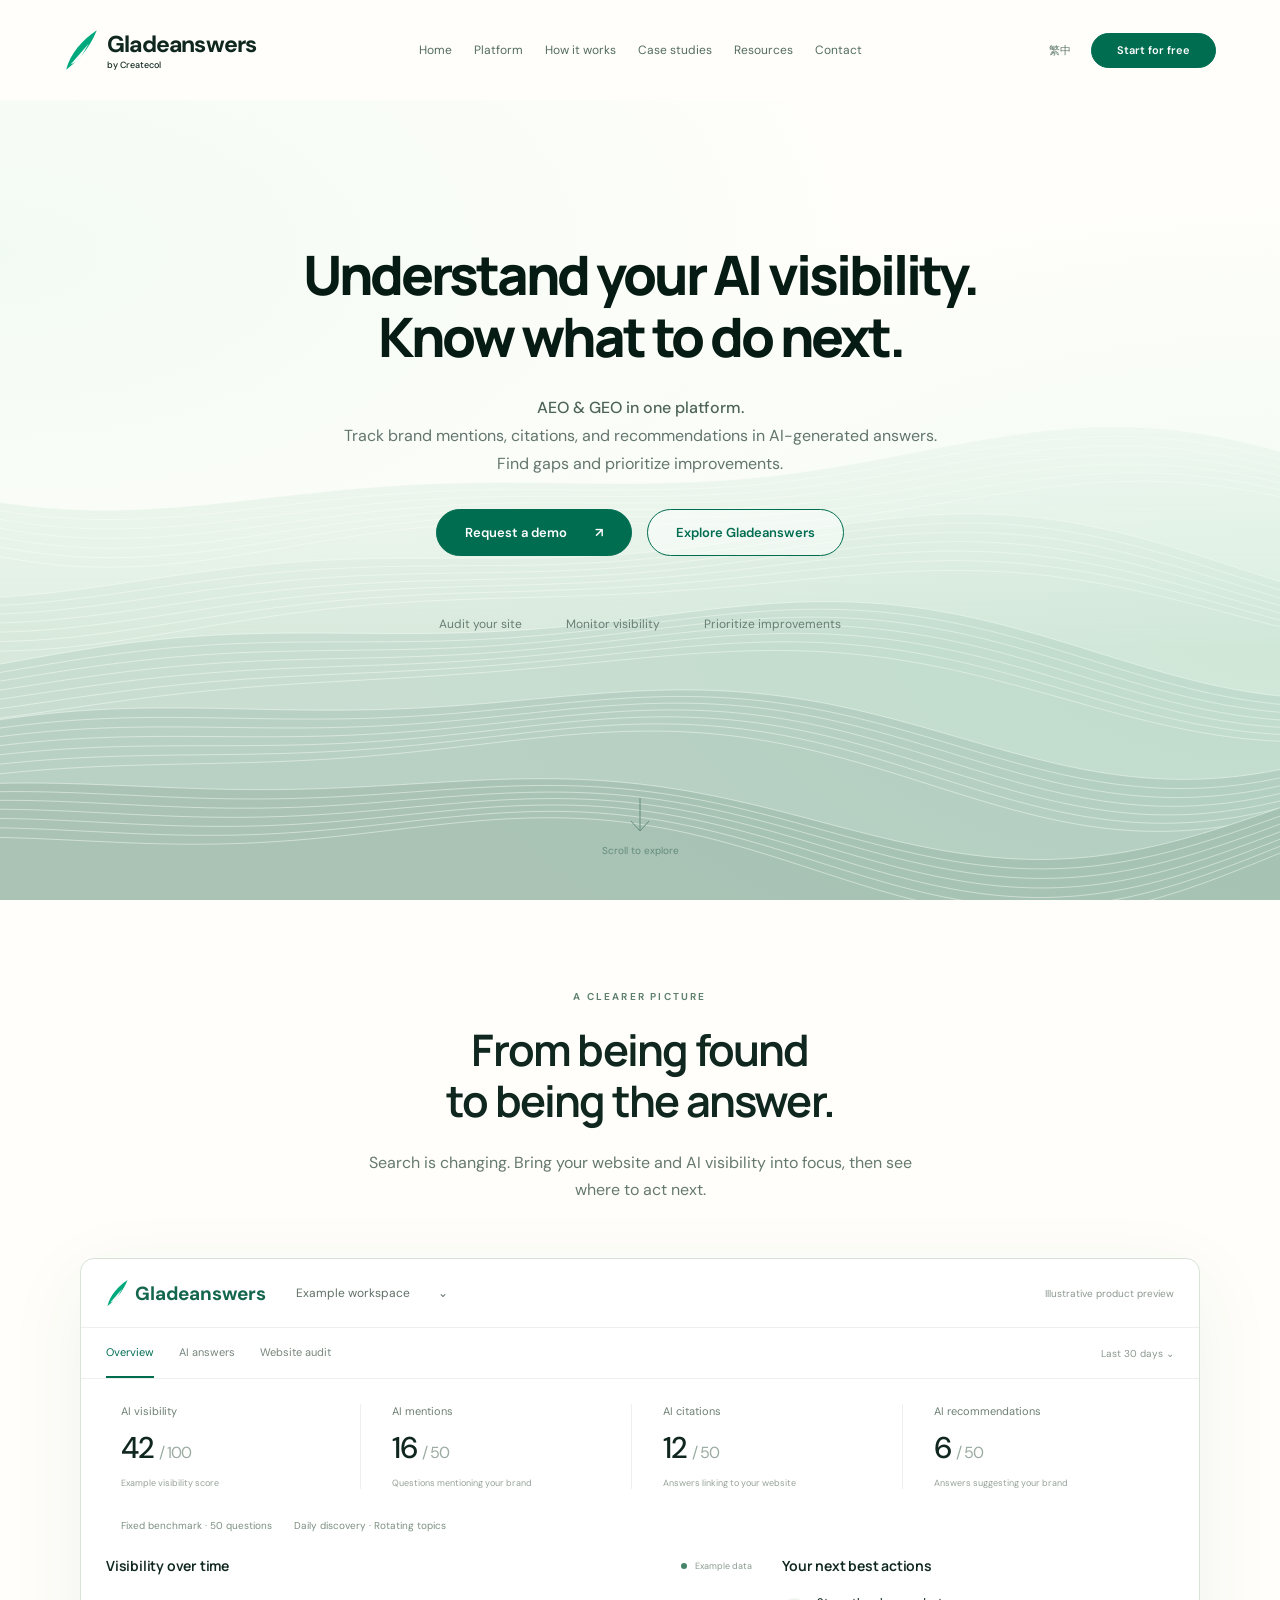
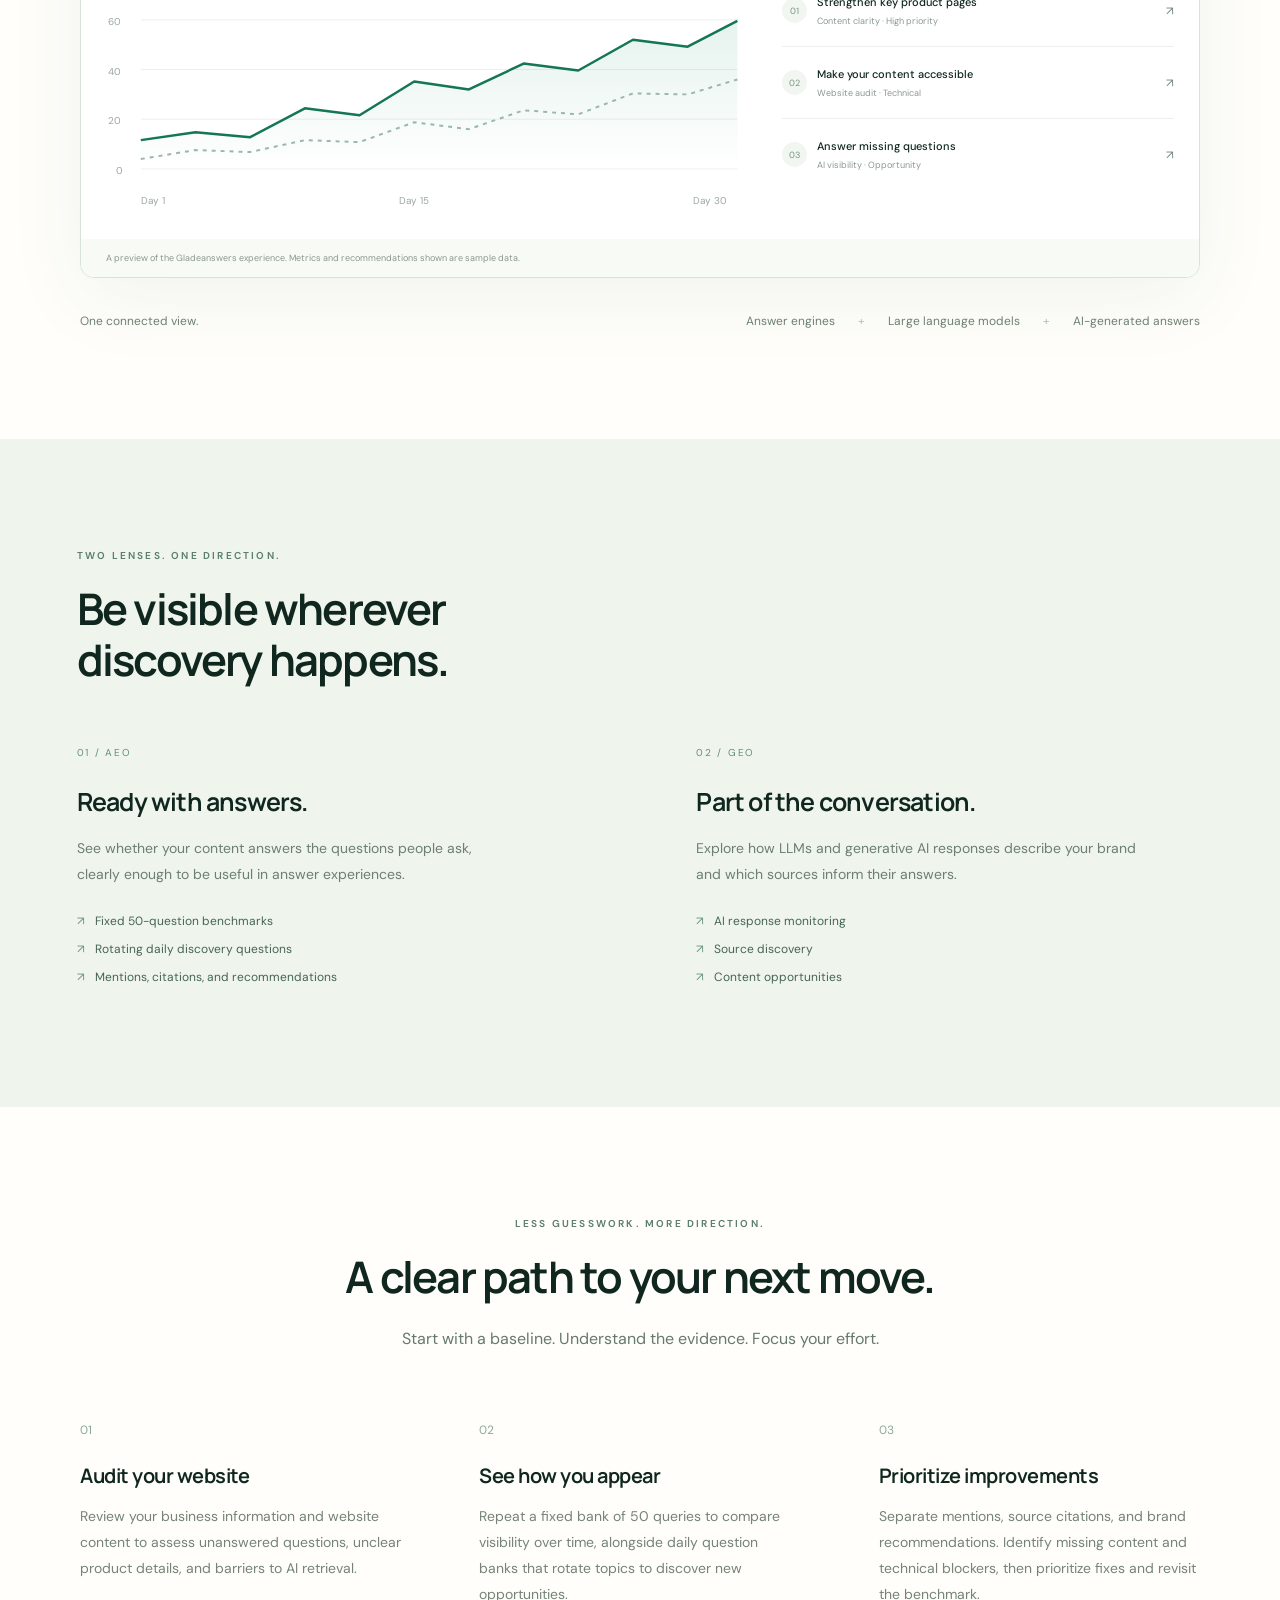
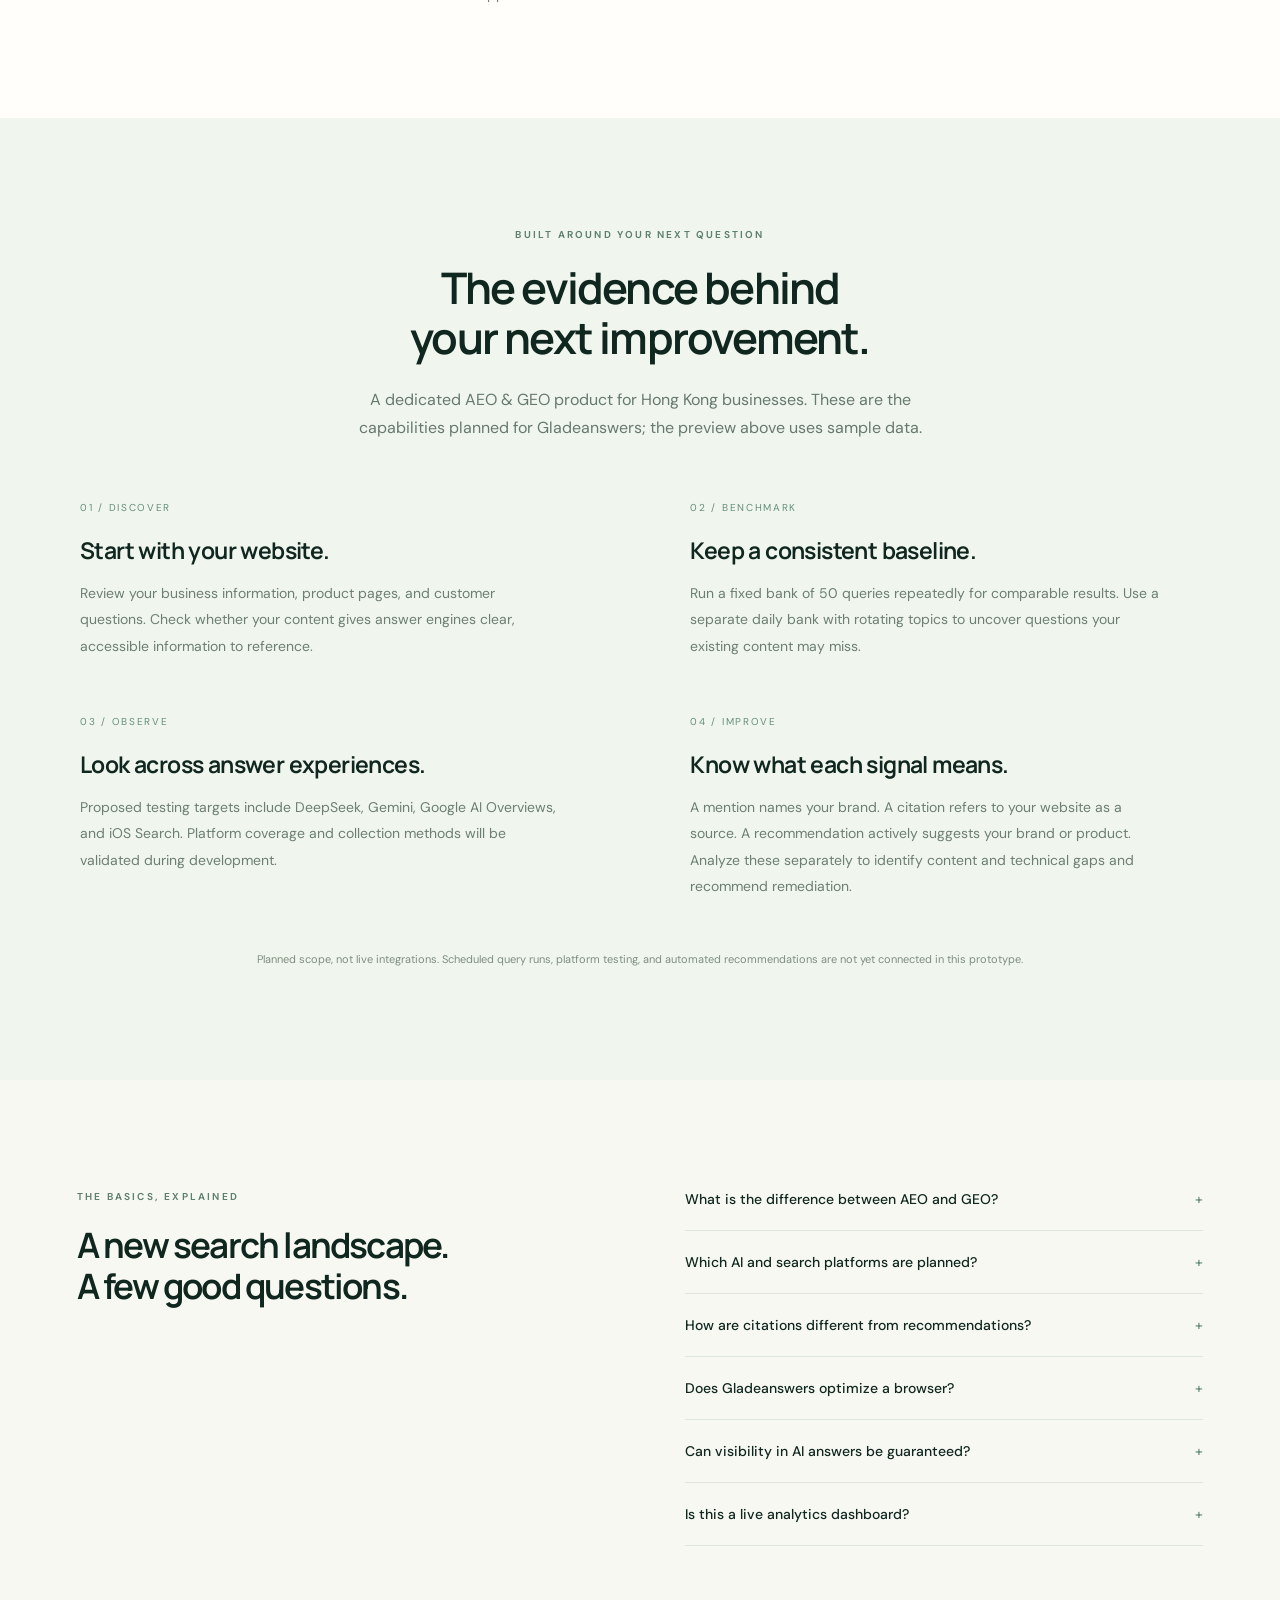
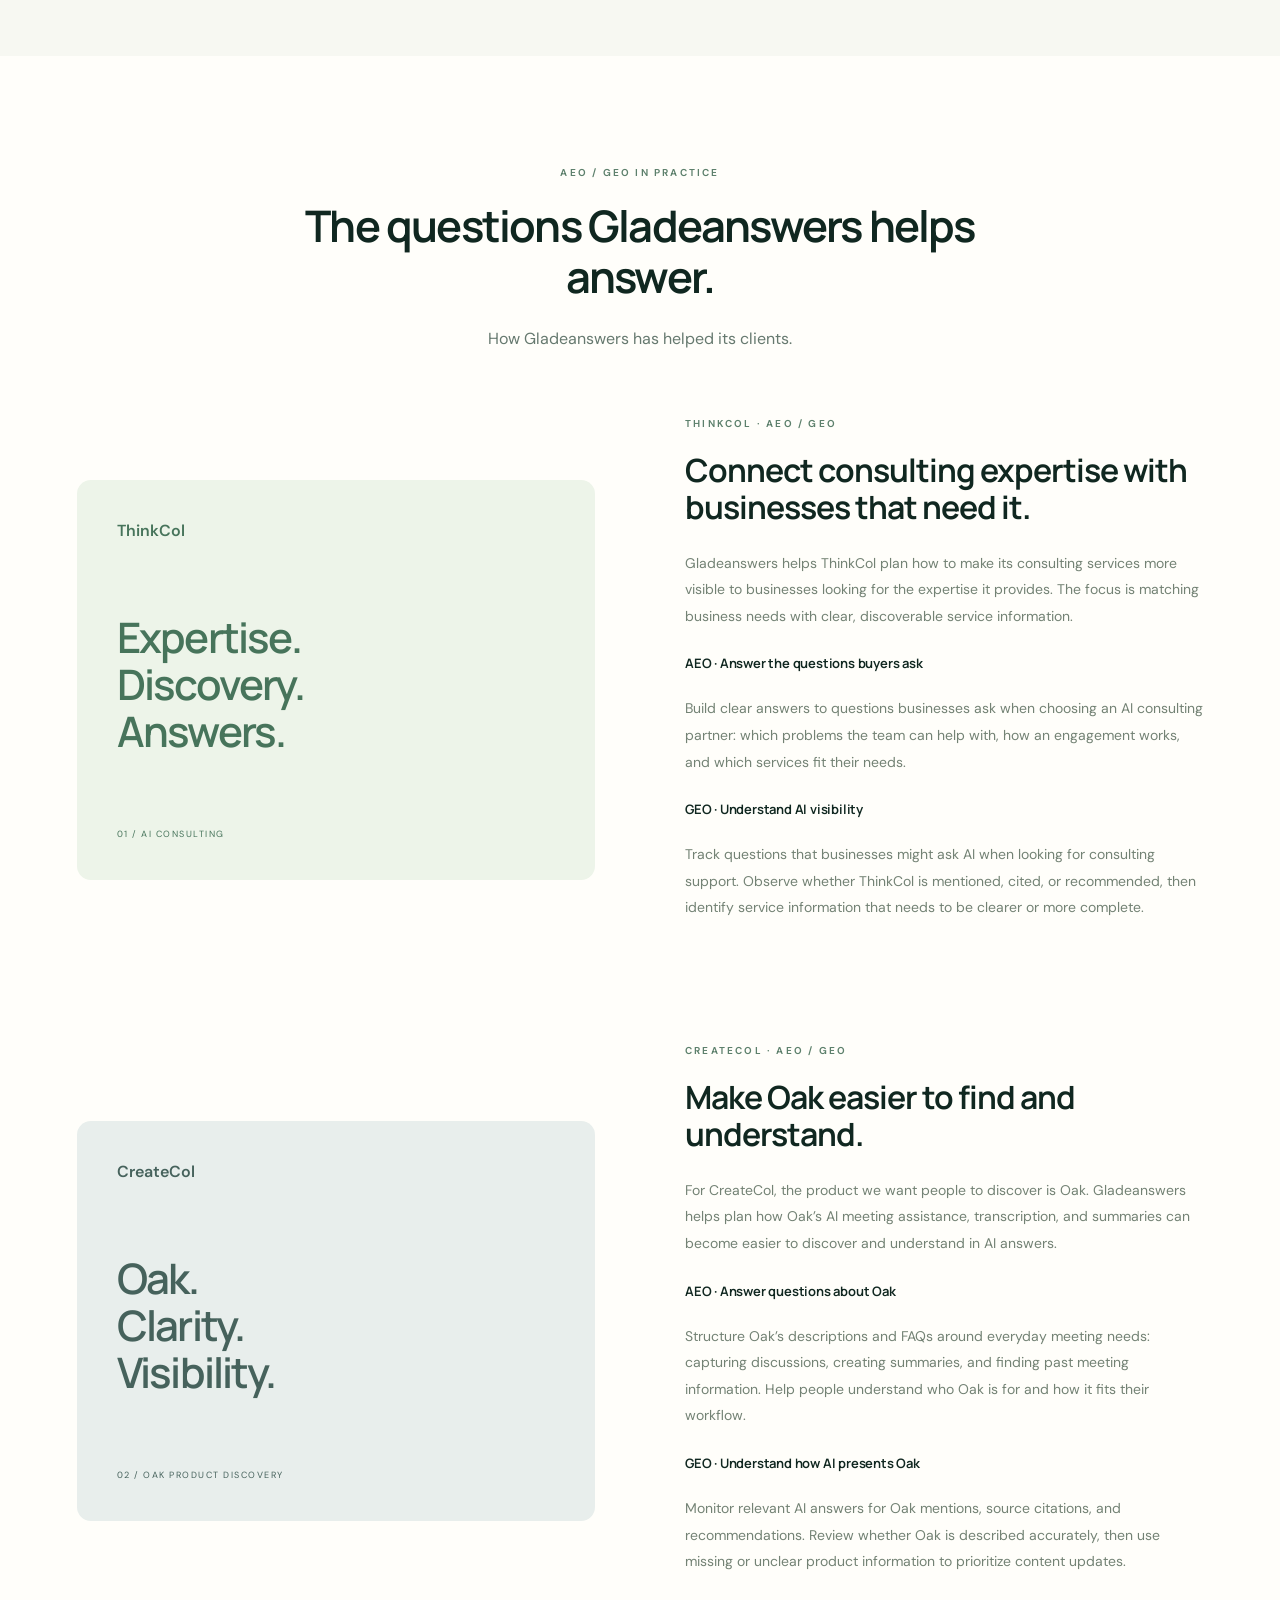
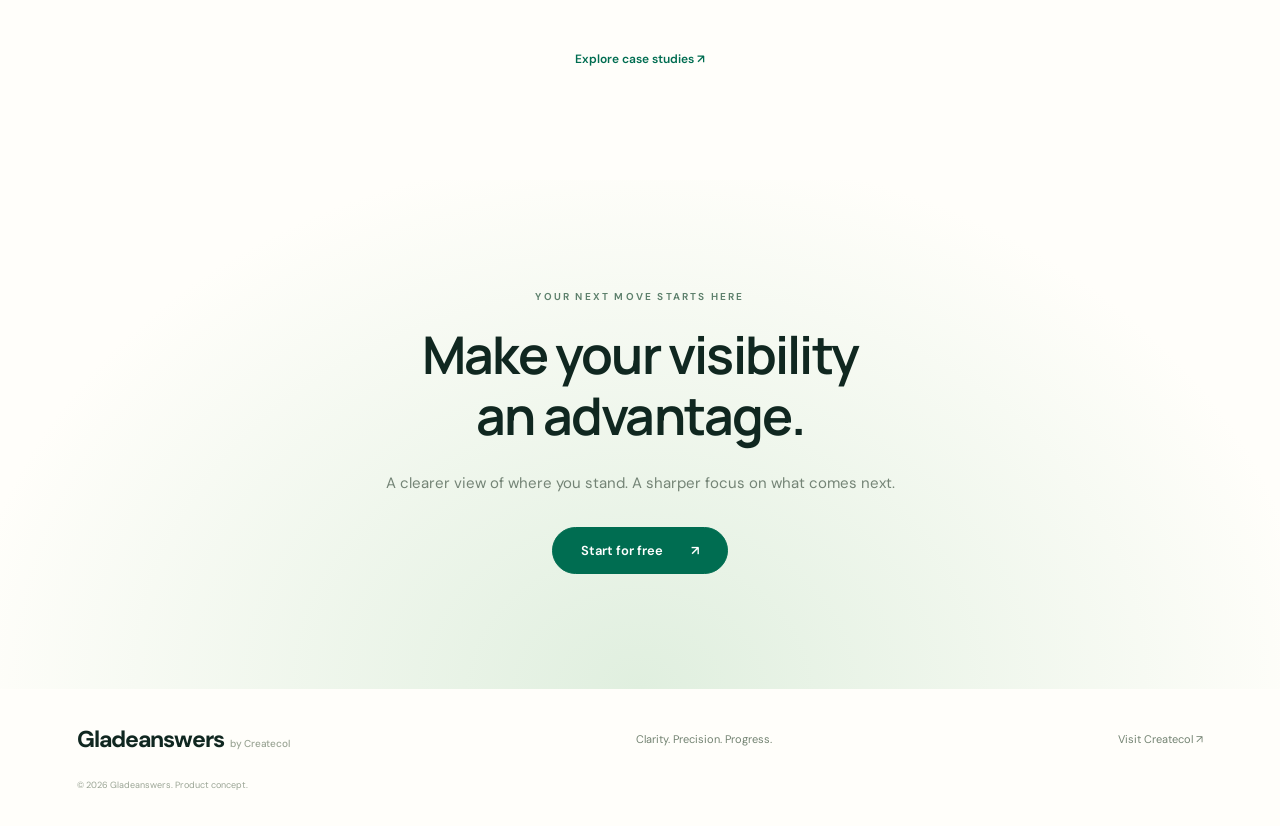
<file: index.html>
<!doctype html>
<html lang="en"><head><meta charset="UTF-8"><meta name="viewport" content="width=device-width, initial-scale=1"><meta name="theme-color" content="#006b50"><meta name="description" content="Gladeanswers brings AEO and GEO into one clear view. Understand your visibility across answer engines, LLMs and AI-generated answers, and prioritize what to improve."><title>Gladeanswers — Understand your AI visibility</title><link rel="icon" type="image/svg+xml" href="favicon.svg"><link rel="stylesheet" href="styles.css"><script src="app.js" defer></script><script src="i18n.js" defer></script></head>
<body><header class="header"><a class="brand" href="#home" aria-label="Gladeanswers home"><svg viewBox="0 0 48 58" aria-hidden="true"><path d="M45 2C35 28 17 46 3 56 8 35 24 16 45 2Z" fill="currentColor"/><path d="M9 49 34 20 20 44Z" fill="#f6fcf8"/></svg><span>Gladeanswers <small>by Createcol</small></span></a><button class="menu-toggle" aria-expanded="false" aria-controls="navigation" aria-label="Open navigation">☰</button><nav id="navigation" aria-label="Main navigation"><a href="#home">Home</a><a href="#platform">Platform</a><a href="#how-it-works">How it works</a><a href="case-studies.html">Case studies</a><a href="#resources">Resources</a><a href="#contact">Contact</a></nav><div class="header-actions"><button class="language-toggle" type="button" aria-label="Switch language" aria-pressed="false">繁中</button><button class="button small" data-action="start">Start for free</button></div></header>
<main><section class="hero" id="home"><canvas id="hills" aria-hidden="true"></canvas><div class="hero-copy"><h1>Understand your AI visibility.<br> Know what to do next.</h1><p class="hero-subtext"><strong>AEO &amp; GEO in one platform.</strong><br>Track brand mentions, citations, and recommendations in AI-generated answers.<br class="desktop-break"> Find gaps and prioritize improvements.</p><div class="actions"><button class="button" data-action="demo">Request a demo <span aria-hidden="true">↗</span></button><a class="button secondary" href="#platform">Explore Gladeanswers</a></div><div class="hero-benefits"><span>Audit your site</span><span>Monitor visibility</span><span>Prioritize improvements</span></div></div><a class="scroll-cue" href="#platform"><svg width="22" height="38" viewBox="0 0 22 38" fill="none" aria-hidden="true"><path d="M11 1v32M2 24l9 10 9-10" stroke="currentColor" stroke-width="1"/></svg><span>Scroll to explore</span></a></section>
<section class="platform section" id="platform"><div class="section-heading"><p class="eyebrow">A CLEARER PICTURE</p><h2>From being found<br>to being the answer.</h2><p>Search is changing. Bring your website and AI visibility into focus, then see where to act next.</p></div><div class="product-window"><div class="window-top"><a class="mini-brand" href="#home" aria-label="Gladeanswers home"><svg viewBox="0 0 48 58" aria-hidden="true"><path d="M45 2C35 28 17 46 3 56 8 35 24 16 45 2Z" fill="currentColor"/><path d="M9 49 34 20 20 44Z" fill="#f6fcf8"/></svg><span>Gladeanswers</span></a><span class="workspace">Example workspace <span>⌄</span></span><span class="demo-label">Illustrative product preview</span></div><div class="product-toolbar"><div class="tabs" role="tablist" aria-label="Visibility channel"><button role="tab" id="tab-overview" aria-selected="true" aria-controls="dashboard" data-tab="overview">Overview</button><button role="tab" id="tab-ai" aria-selected="false" aria-controls="dashboard" data-tab="ai" tabindex="-1">AI answers</button><button role="tab" id="tab-audit" aria-selected="false" aria-controls="dashboard" data-tab="audit" tabindex="-1">Website audit</button></div><span>Last 30 days ⌄</span></div><div id="dashboard" role="tabpanel" aria-labelledby="tab-overview"><div class="metrics"><div><span>AI visibility</span><strong id="metric-one">42<span>/ 100</span></strong><small>Example visibility score</small></div><div><span>AI mentions</span><strong id="metric-two">16<span>/ 50</span></strong><small>Questions mentioning your brand</small></div><div><span>AI citations</span><strong id="metric-three">12<span>/ 50</span></strong><small>Answers linking to your website</small></div><div><span>AI recommendations</span><strong id="metric-four">6<span>/ 50</span></strong><small>Answers suggesting your brand</small></div></div><div class="benchmark-context"><span>Fixed benchmark · 50 questions</span><span>Daily discovery · Rotating topics</span></div><div class="dashboard-grid"><div class="chart-panel"><div class="panel-heading"><h3 id="chart-title">Visibility over time</h3><span><i></i> Example data</span></div><svg class="chart" viewBox="0 0 650 225" role="img" aria-label="Illustrative visibility trend increasing over 30 days"><defs><linearGradient id="area" x1="0" y1="0" x2="0" y2="1"><stop offset="0%" stop-color="#70b99b" stop-opacity=".18"/><stop offset="100%" stop-color="#70b99b" stop-opacity="0"/></linearGradient></defs><g class="grid-lines"><path d="M35 30H635M35 80H635M35 130H635M35 180H635"/></g><g class="axis-labels"><text x="2" y="35">60</text><text x="2" y="85">40</text><text x="2" y="135">20</text><text x="10" y="185">0</text><text x="35" y="215">Day 1</text><text x="295" y="215">Day 15</text><text x="590" y="215">Day 30</text></g><path d="M35 151 90 143 145 148 200 119 255 126 310 92 365 100 420 74 475 81 530 50 585 57 635 31V180H35Z" fill="url(#area)"/><path class="trend" d="M35 151 90 143 145 148 200 119 255 126 310 92 365 100 420 74 475 81 530 50 585 57 635 31"/><path d="M35 170 90 161 145 163 200 151 255 153 310 133 365 140 420 121 475 125 530 104 585 105 635 90" fill="none" stroke="#9ab8aa" stroke-width="2" stroke-dasharray="4 5"/></svg></div><div class="priorities"><h3 id="actions-title">Your next best actions</h3><div><span class="priority-number">01</span><p><strong id="action-one">Strengthen key product pages</strong><small>Content clarity · High priority</small></p><span>↗</span></div><div><span class="priority-number">02</span><p><strong id="action-two">Make your content accessible</strong><small>Website audit · Technical</small></p><span>↗</span></div><div><span class="priority-number">03</span><p><strong id="action-three">Answer missing questions</strong><small>AI visibility · Opportunity</small></p><span>↗</span></div></div></div></div><div class="window-footer">A preview of the Gladeanswers experience. Metrics and recommendations shown are sample data.</div></div><div class="channel-row"><span>One connected view.</span><p>Answer engines <b>+</b> Large language models <b>+</b> AI-generated answers</p></div></section>
<section class="coverage section"><div class="section-heading left"><p class="eyebrow">TWO LENSES. ONE DIRECTION.</p><h2>Be visible wherever<br>discovery happens.</h2></div><div class="coverage-grid"><article><span class="index">01 / AEO</span><h3>Ready with answers.</h3><p>See whether your content answers the questions people ask, clearly enough to be useful in answer experiences.</p><ul><li>Fixed 50-question benchmarks</li><li>Rotating daily discovery questions</li><li>Mentions, citations, and recommendations</li></ul></article><article><span class="index">02 / GEO</span><h3>Part of the conversation.</h3><p>Explore how LLMs and generative AI responses describe your brand and which sources inform their answers.</p><ul><li>AI response monitoring</li><li>Source discovery</li><li>Content opportunities</li></ul></article></div></section>
<section class="workflow section" id="how-it-works"><div class="section-heading"><p class="eyebrow">LESS GUESSWORK. MORE DIRECTION.</p><h2>A clear path to your next move.</h2><p>Start with a baseline. Understand the evidence. Focus your effort.</p></div><div class="steps"><article><span>01</span><h3>Audit your website</h3><p>Review your business information and website content to assess unanswered questions, unclear product details, and barriers to AI retrieval.</p></article><article><span>02</span><h3>See how you appear</h3><p>Repeat a fixed bank of 50 queries to compare visibility over time, alongside daily question banks that rotate topics to discover new opportunities.</p></article><article><span>03</span><h3>Prioritize improvements</h3><p>Separate mentions, source citations, and brand recommendations. Identify missing content and technical blockers, then prioritize fixes and revisit the benchmark.</p></article></div></section>
<section class="capabilities section" id="capabilities"><div class="section-heading"><p class="eyebrow">BUILT AROUND YOUR NEXT QUESTION</p><h2>The evidence behind<br>your next improvement.</h2><p>A dedicated AEO &amp; GEO product for Hong Kong businesses. These are the capabilities planned for Gladeanswers; the preview above uses sample data.</p></div><div class="capability-grid"><article><span class="index">01 / DISCOVER</span><h3>Start with your website.</h3><p>Review your business information, product pages, and customer questions. Check whether your content gives answer engines clear, accessible information to reference.</p></article><article><span class="index">02 / BENCHMARK</span><h3>Keep a consistent baseline.</h3><p>Run a fixed bank of 50 queries repeatedly for comparable results. Use a separate daily bank with rotating topics to uncover questions your existing content may miss.</p></article><article><span class="index">03 / OBSERVE</span><h3>Look across answer experiences.</h3><p>Proposed testing targets include DeepSeek, Gemini, Google AI Overviews, and iOS Search. Platform coverage and collection methods will be validated during development.</p></article><article><span class="index">04 / IMPROVE</span><h3>Know what each signal means.</h3><p>A mention names your brand. A citation refers to your website as a source. A recommendation actively suggests your brand or product. Analyze these separately to identify content and technical gaps and recommend remediation.</p></article></div><p class="capability-note">Planned scope, not live integrations. Scheduled query runs, platform testing, and automated recommendations are not yet connected in this prototype.</p></section>
<section class="resources section" id="resources"><div><p class="eyebrow">THE BASICS, EXPLAINED</p><h2>A new search landscape.<br>A few good questions.</h2></div><div class="faq"><details><summary>What is the difference between AEO and GEO?</summary><p>AEO focuses on content that helps answer engines respond to questions. GEO focuses on how brands and content appear in generative AI responses. The two overlap, so Gladeanswers brings them into one view.</p></details><details><summary>Which AI and search platforms are planned?</summary><p>The proposed testing scope includes DeepSeek, Gemini, Google AI Overviews, and iOS Search. These are development targets rather than currently supported integrations. Coverage will be confirmed as the product is built.</p></details><details><summary>How are citations different from recommendations?</summary><p>A citation uses your website as a source. A recommendation suggests your business or product as an option. A brand can be cited without being recommended, so Gladeanswers’s planned analysis treats them separately.</p></details><details><summary>Does Gladeanswers optimize a browser?</summary><p>Browsers are the tools people use to access the web. Gladeanswers focuses on LLM responses, AI-generated answers, and the website content that supports them.</p></details><details><summary>Can visibility in AI answers be guaranteed?</summary><p>No. Responses vary by model, question, time, and context. Consistent questions and repeated observations can help you understand patterns and prioritize improvements.</p></details><details><summary>Is this a live analytics dashboard?</summary><p>This website currently presents a product prototype. The dashboard uses illustrative data. Live tracking, accounts, and connected data will be added as the product is developed.</p></details></div></section>
<section class="homepage-cases section" id="case-studies"><div class="section-heading"><p class="eyebrow">AEO / GEO IN PRACTICE</p><h2>The questions Gladeanswers helps answer.</h2><p>How Gladeanswers has helped its clients.</p></div><article class="case-study"><div class="case-art art-one"><span>ThinkCol</span><strong>Expertise.<br>Discovery.<br>Answers.</strong><span>01 / AI CONSULTING</span></div><div class="case-body"><p class="eyebrow">THINKCOL · AEO / GEO</p><h2>Connect consulting expertise with businesses that need it.</h2><p>Gladeanswers helps ThinkCol plan how to make its consulting services more visible to businesses looking for the expertise it provides. The focus is matching business needs with clear, discoverable service information.</p><h3>AEO · Answer the questions buyers ask</h3><p>Build clear answers to questions businesses ask when choosing an AI consulting partner: which problems the team can help with, how an engagement works, and which services fit their needs.</p><h3>GEO · Understand AI visibility</h3><p>Track questions that businesses might ask AI when looking for consulting support. Observe whether ThinkCol is mentioned, cited, or recommended, then identify service information that needs to be clearer or more complete.</p></div></article><article class="case-study"><div class="case-art art-two"><span>CreateCol</span><strong>Oak.<br>Clarity.<br>Visibility.</strong><span>02 / OAK PRODUCT DISCOVERY</span></div><div class="case-body"><p class="eyebrow">CREATECOL · AEO / GEO</p><h2>Make Oak easier to find and understand.</h2><p>For CreateCol, the product we want people to discover is Oak. Gladeanswers helps plan how Oak’s AI meeting assistance, transcription, and summaries can become easier to discover and understand in AI answers.</p><h3>AEO · Answer questions about Oak</h3><p>Structure Oak’s descriptions and FAQs around everyday meeting needs: capturing discussions, creating summaries, and finding past meeting information. Help people understand who Oak is for and how it fits their workflow.</p><h3>GEO · Understand how AI presents Oak</h3><p>Monitor relevant AI answers for Oak mentions, source citations, and recommendations. Review whether Oak is described accurately, then use missing or unclear product information to prioritize content updates.</p></div></article><div class="case-page-link"><a class="text-link" href="case-studies.html">Explore case studies ↗</a></div></section><section class="contact section" id="contact"><p class="eyebrow">YOUR NEXT MOVE STARTS HERE</p><h2>Make your visibility<br>an advantage.</h2><p>A clearer view of where you stand. A sharper focus on what comes next.</p><button class="button" data-action="start">Start for free <span>↗</span></button></section></main>
<footer><a class="brand" href="#home"><span>Gladeanswers <small>by Createcol</small></span></a><p>Clarity. Precision. Progress.</p><a href="https://www.createcol.com/" target="_blank" rel="noopener">Visit Createcol ↗</a><small>© <span id="year"></span> Gladeanswers. Product concept.</small></footer>
<dialog id="action-dialog" aria-labelledby="dialog-title"><button class="close-dialog" aria-label="Close dialog">×</button><p class="eyebrow">GLADEANSWERS / EARLY PREVIEW</p><h2 id="dialog-title"></h2><p id="dialog-description"></p><form id="interest-form"><label for="email">Work email</label><input id="email" name="email" type="email" placeholder="you@company.com" required autocomplete="email"><button class="button" type="submit">Preview next step ↗</button><p class="form-note">Prototype only. No email is sent or stored.</p></form><p id="form-result" role="status" hidden></p></dialog></body></html>
</file>
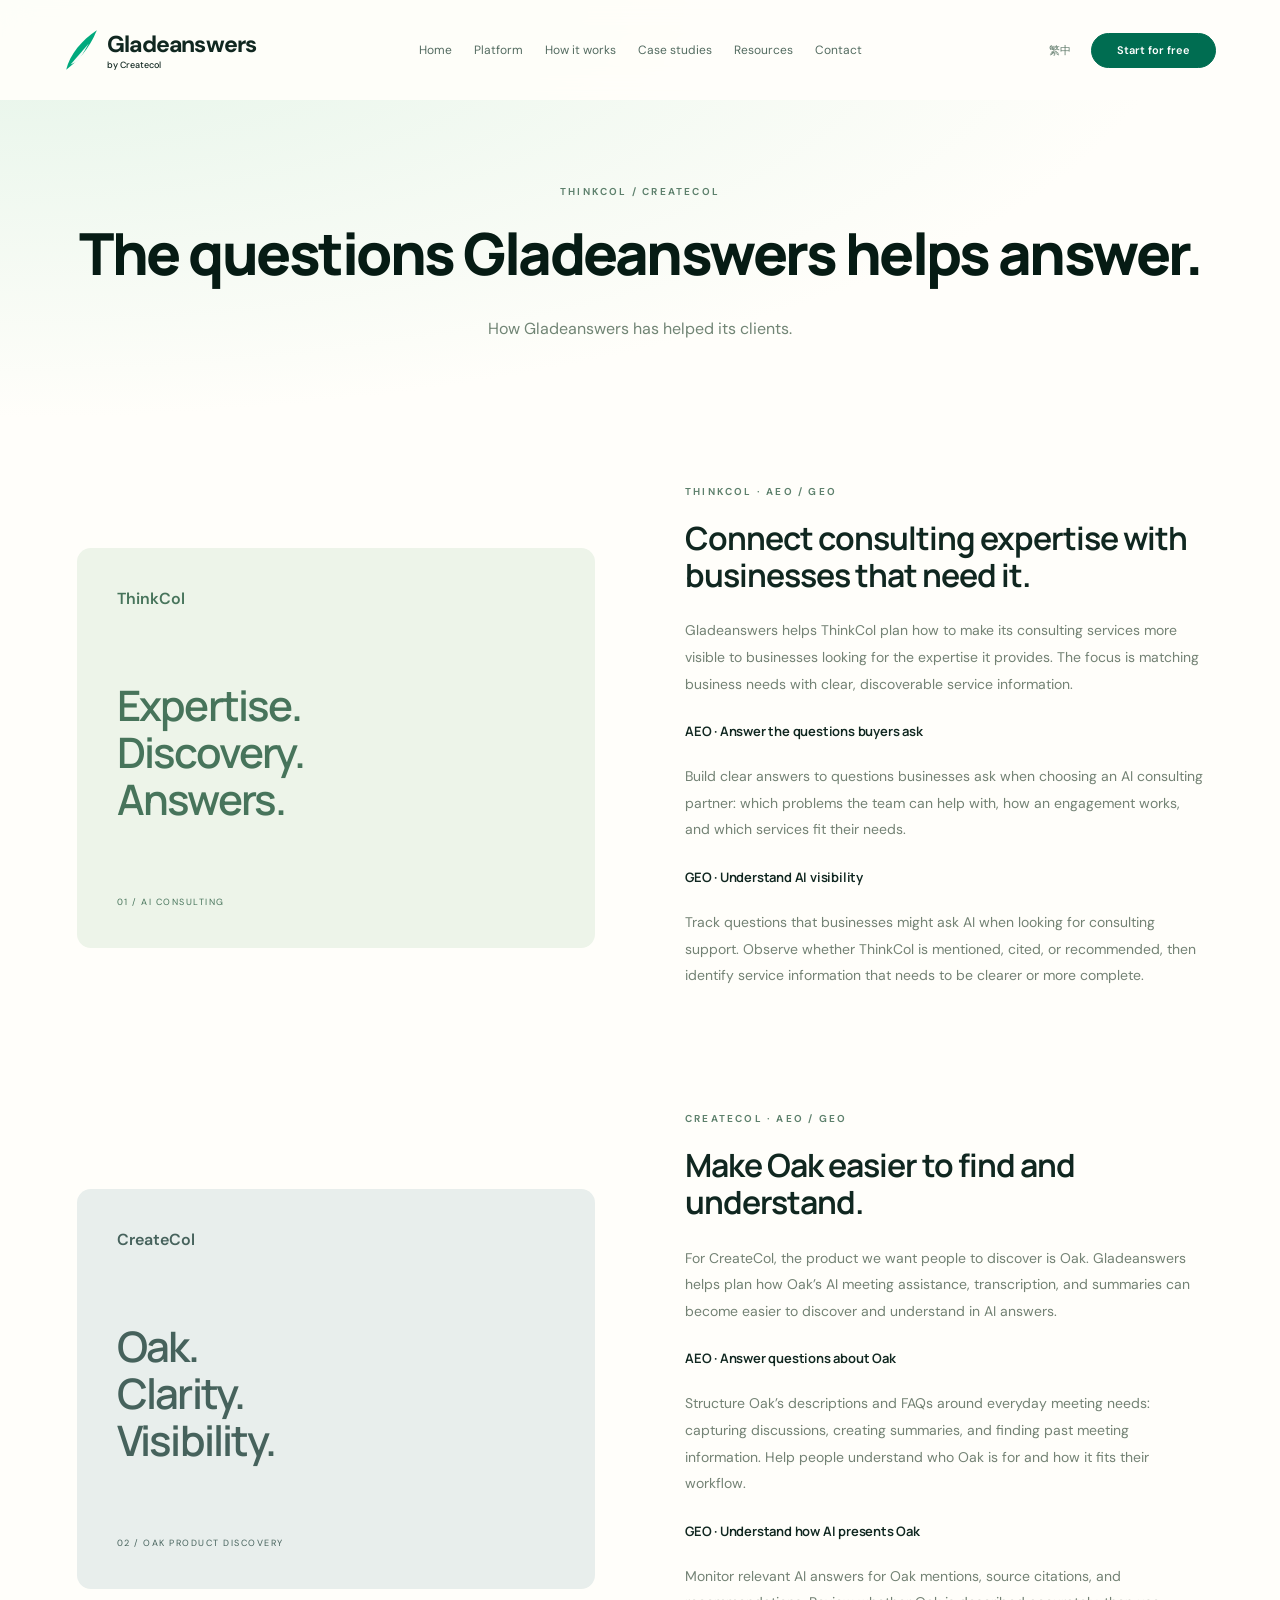
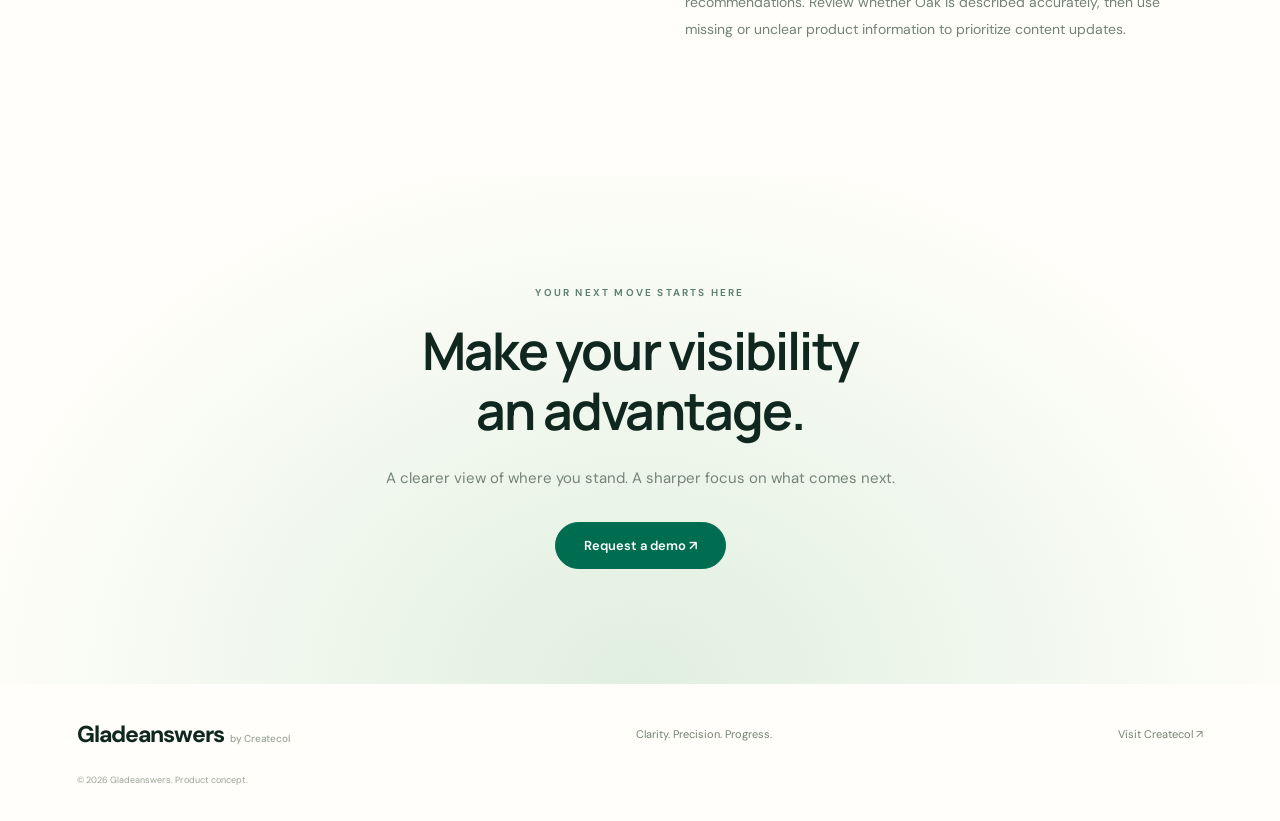
<file: case-studies.html>
<!doctype html><html lang="en"><head><meta charset="UTF-8"><meta name="viewport" content="width=device-width, initial-scale=1"><meta name="description" content="Explore how Gladeanswers can support ThinkCol and CreateCol with AEO and GEO workflows."><title>Case studies — Gladeanswers</title><link rel="icon" type="image/svg+xml" href="favicon.svg"><link rel="stylesheet" href="styles.css"><script src="app.js" defer></script><script src="i18n.js" defer></script></head><body><header class="header"><a class="brand" href="index.html#home" aria-label="Gladeanswers home"><svg viewBox="0 0 48 58" aria-hidden="true"><path d="M45 2C35 28 17 46 3 56 8 35 24 16 45 2Z" fill="currentColor"/><path d="M9 49 34 20 20 44Z" fill="#f6fcf8"/></svg><span>Gladeanswers <small>by Createcol</small></span></a><button class="menu-toggle" aria-expanded="false" aria-controls="navigation" aria-label="Open navigation">☰</button><nav id="navigation" aria-label="Main navigation"><a href="index.html#home">Home</a><a href="index.html#platform">Platform</a><a href="index.html#how-it-works">How it works</a><a href="case-studies.html">Case studies</a><a href="index.html#resources">Resources</a><a href="index.html#contact">Contact</a></nav><div class="header-actions"><button class="language-toggle" type="button" aria-label="Switch language" aria-pressed="false">繁中</button><button class="button small" data-action="start">Start for free</button></div></header><main><section class="case-hero section"><p class="eyebrow">THINKCOL / CREATECOL</p><h1>The questions Gladeanswers helps answer.</h1><p>How Gladeanswers has helped its clients.</p></section><section class="case-list section"><article class="case-study"><div class="case-art art-one"><span>ThinkCol</span><strong>Expertise.<br>Discovery.<br>Answers.</strong><span>01 / AI CONSULTING</span></div><div class="case-body"><p class="eyebrow">THINKCOL · AEO / GEO</p><h2>Connect consulting expertise with businesses that need it.</h2><p>Gladeanswers helps ThinkCol plan how to make its consulting services more visible to businesses looking for the expertise it provides. The focus is matching business needs with clear, discoverable service information.</p><h3>AEO · Answer the questions buyers ask</h3><p>Build clear answers to questions businesses ask when choosing an AI consulting partner: which problems the team can help with, how an engagement works, and which services fit their needs.</p><h3>GEO · Understand AI visibility</h3><p>Track questions that businesses might ask AI when looking for consulting support. Observe whether ThinkCol is mentioned, cited, or recommended, then identify service information that needs to be clearer or more complete.</p></div></article><article class="case-study"><div class="case-art art-two"><span>CreateCol</span><strong>Oak.<br>Clarity.<br>Visibility.</strong><span>02 / OAK PRODUCT DISCOVERY</span></div><div class="case-body"><p class="eyebrow">CREATECOL · AEO / GEO</p><h2>Make Oak easier to find and understand.</h2><p>For CreateCol, the product we want people to discover is Oak. Gladeanswers helps plan how Oak’s AI meeting assistance, transcription, and summaries can become easier to discover and understand in AI answers.</p><h3>AEO · Answer questions about Oak</h3><p>Structure Oak’s descriptions and FAQs around everyday meeting needs: capturing discussions, creating summaries, and finding past meeting information. Help people understand who Oak is for and how it fits their workflow.</p><h3>GEO · Understand how AI presents Oak</h3><p>Monitor relevant AI answers for Oak mentions, source citations, and recommendations. Review whether Oak is described accurately, then use missing or unclear product information to prioritize content updates.</p></div></article></section><section class="contact section" id="contact"><p class="eyebrow">YOUR NEXT MOVE STARTS HERE</p><h2>Make your visibility<br>an advantage.</h2><p>A clearer view of where you stand. A sharper focus on what comes next.</p><button class="button" data-action="demo">Request a demo ↗</button></section></main><footer><a class="brand" href="index.html#home"><span>Gladeanswers <small>by Createcol</small></span></a><p>Clarity. Precision. Progress.</p><a href="https://www.createcol.com/" target="_blank" rel="noopener">Visit Createcol ↗</a><small>© <span id="year"></span> Gladeanswers. Product concept.</small></footer><dialog id="action-dialog" aria-labelledby="dialog-title"><button class="close-dialog" aria-label="Close dialog">×</button><p class="eyebrow">GLADEANSWERS / EARLY PREVIEW</p><h2 id="dialog-title"></h2><p id="dialog-description"></p><form id="interest-form"><label for="email">Work email</label><input id="email" name="email" type="email" placeholder="you@company.com" required autocomplete="email"><button class="button" type="submit">Preview next step ↗</button><p class="form-note">Prototype only. No email is sent or stored.</p></form><p id="form-result" role="status" hidden></p></dialog></body></html>
</file>
<file: styles.css>
@import url('https://fonts.googleapis.com/css2?family=DM+Sans:wght@400;450;500;550;600;650;700&family=Manrope:wght@400;500;600;650;700;750;800&display=swap');
:root{--ink:#102720;--muted:#66796f;--green:#006d51;--pale:#f5faf6;--border:#e0e9e2;--font:'DM Sans',sans-serif}*{box-sizing:border-box}html{scroll-behavior:smooth;scroll-padding-top:100px}body{margin:0;color:var(--ink);background:#fffefa;font-family:var(--font);font-size:15px;-webkit-font-smoothing:antialiased}button,input{font:inherit}button,a{-webkit-tap-highlight-color:transparent}a{color:inherit;text-decoration:none}button{cursor:pointer}button:focus-visible,a:focus-visible,summary:focus-visible,input:focus-visible{outline:3px solid #63aa8c;outline-offset:5px}h1,h2,h3,p{margin:0}h1,h2,h3{font-family:'Manrope',sans-serif}button{color:inherit}.header{height:100px;max-width:1440px;margin:auto;padding:0 5%;display:flex;align-items:center;justify-content:space-between;position:absolute;inset:0 0 auto;z-index:5;gap:30px}.brand{display:flex;align-items:center;gap:8px;white-space:nowrap}.brand svg{width:35px;height:44px;color:#00a97d}.brand>span{font-size:25px;font-weight:750;letter-spacing:-1px}.brand small{font-size:10px;letter-spacing:-.2px;font-weight:500;margin-left:2px}.header nav{display:flex;gap:27px;font-size:12px;color:#546c61}.header nav a:hover{color:var(--green)}.button{display:inline-flex;align-items:center;justify-content:center;gap:28px;border:1px solid var(--green);border-radius:999px;background:var(--green);color:white;min-height:47px;padding:12px 28px;font-size:13px;font-weight:600;transition:background .2s,transform .2s,box-shadow .2s}.button:hover{background:#00533e;transform:translateY(-2px);box-shadow:0 5px 15px #004c3615}.button.secondary{color:var(--green);background:#ffffff73;min-width:152px}.button.secondary:hover{background:#e7f4eb}.button.small{min-height:35px;padding:8px 25px;font-size:11px}.hero{position:relative;min-height:640px;height:100svh;max-height:1100px;overflow:hidden;background:radial-gradient(ellipse at 0 28%,#e6f8ec80,transparent 50%),radial-gradient(ellipse at 100% 70%,#e1f7eb80,transparent 50%),#fffefa;display:flex;flex-direction:column;align-items:center;justify-content:center;padding:130px 24px 140px}.hero canvas{position:absolute;bottom:0;left:0;width:100%;height:63%;opacity:.16;pointer-events:none;mask-image:linear-gradient(transparent 0%,#000 55%)}.hero-copy{position:relative;text-align:center;z-index:1;margin-top:-15px}h1{font-size:clamp(36px,4.25vw,65px);line-height:1.14;letter-spacing:-3px;font-weight:800;color:#061b14}.hero-subtext{margin:27px auto 0;color:#63756e;font-size:16px;line-height:1.75;font-weight:400}.hero-subtext strong{font-weight:500;color:#4e6459}.actions{display:flex;justify-content:center;gap:15px;margin-top:31px}.hero-benefits{display:flex;justify-content:center;gap:44px;font-size:12px;color:#687e72;margin-top:77px}.scroll-cue{position:absolute;bottom:43px;display:flex;align-items:center;gap:9px;flex-direction:column;font-size:10px;color:#648c7c;z-index:2}.scroll-cue svg{transition:transform .3s}.scroll-cue:hover svg{transform:translateY(5px)}.section{padding:110px max(6vw,24px);scroll-margin-top:0}.section-heading{text-align:center;max-width:730px;margin:0 auto 55px}.eyebrow{font-size:10px;letter-spacing:2.2px;font-weight:650;color:#5d806c;margin-bottom:22px}h2{font-size:clamp(32px,3.4vw,48px);line-height:1.17;letter-spacing:-1.8px;font-weight:650}.section-heading>p:last-child:not(.eyebrow){color:var(--muted);font-size:16px;line-height:1.7;margin:22px auto 0;max-width:580px}.platform{background:#fffefa;padding-top:90px}.product-window{max-width:1120px;margin:auto;border:1px solid #d7e2d9;border-radius:14px;background:#fff;box-shadow:0 20px 80px #1f503910;overflow:hidden;font-size:12px}.window-top{padding:20px 25px;display:flex;align-items:center;gap:30px;border-bottom:1px solid #edf1eb}.mini-brand{font-size:19px;font-weight:700;color:#14664d}.workspace{color:#607168}.workspace span{margin-left:25px}.demo-label{margin-left:auto;color:#8b988f;font-size:10px}.product-toolbar{padding:0 25px;display:flex;align-items:center;justify-content:space-between;border-bottom:1px solid #edf1eb;color:#8a978e;font-size:10px}.tabs{display:flex;gap:25px}.tabs button{background:none;border:0;border-bottom:2px solid transparent;padding:17px 0;font-size:11px;color:#77867b}.tabs button[aria-selected=true]{border-color:var(--green);color:var(--green)}#dashboard{padding:25px}.metrics{display:grid;grid-template-columns:repeat(3,1fr);gap:25px;margin-bottom:30px}.metrics>div{padding:0 15px;border-right:1px solid #edf1eb;display:flex;flex-direction:column;gap:10px}.metrics>div:last-child{border:none}.metrics>div>span{font-size:11px;color:#6e8075}.metrics strong{font-size:30px;letter-spacing:-1px;font-weight:500}.metrics strong span{font-size:16px;color:#9baba1;font-weight:400;margin-left:5px}.metrics small{color:#97a299;font-size:9px}.dashboard-grid{display:grid;grid-template-columns:1.65fr 1fr;gap:30px}.panel-heading{display:flex;align-items:center;justify-content:space-between}.panel-heading span{font-size:9px;color:#8a9c90}.panel-heading i{display:inline-block;width:6px;height:6px;background:#458469;border-radius:100%;margin-right:6px}h3{font-size:14px;font-weight:650;letter-spacing:-.2px}.chart{width:100%;margin-top:15px;display:block}.grid-lines path{stroke:#ecf0e9;fill:none}.axis-labels{fill:#9aa79d;font-size:10px}.trend{fill:none;stroke:#147655;stroke-width:2.5;stroke-linejoin:round}.priorities>div{display:flex;align-items:center;gap:10px;padding:19px 0;border-bottom:1px solid #edf1eb}.priorities>div:last-child{border:none}.priority-number{font-size:9px;color:#7b9586;background:#f1f6f1;display:grid;place-items:center;width:25px;height:25px;border-radius:50%;flex-shrink:0}.priorities p{flex:1}.priorities strong{font-size:11px;font-weight:500}.priorities small{display:block;font-size:9px;color:#8a998e;margin-top:5px}.priorities>div>span:last-child{color:#6f8a79}.window-footer{padding:13px 25px;background:#f8faf6;color:#8a988d;font-size:9px}.channel-row{max-width:1120px;margin:35px auto 0;display:flex;justify-content:space-between;color:#6d8072;font-size:12px}.channel-row b{font-weight:400;color:#b3c2b6;margin:0 20px}.coverage{background:#eff4ed}.section-heading.left{text-align:left;margin-left:0}.coverage-grid{display:grid;grid-template-columns:repeat(3,1fr);gap:7%}.index{font-size:10px;letter-spacing:1.7px;color:#649077}.coverage article h3{font-size:25px;letter-spacing:-.8px;margin:23px 0 16px}.coverage article p{color:#6c7f71;line-height:1.9;font-size:14px;max-width:310px}.coverage ul{padding:0;list-style:none;margin:25px 0 0;font-size:12px;color:#466551}.coverage li{margin:12px 0}.coverage li:before{content:'↗';margin-right:10px;color:#6b9680}.workflow{background:#fffefa}.steps{display:grid;grid-template-columns:repeat(3,1fr);gap:7%;max-width:1120px;margin:70px auto 0}.steps article>span{display:block;color:#8caa96;font-size:12px;margin-bottom:24px}.steps h3{font-size:20px;letter-spacing:-.5px;margin-bottom:15px}.steps p{line-height:1.85;color:#758477;font-size:14px}.resources{display:grid;grid-template-columns:1fr 1fr;gap:8%;background:#f7f8f2}.resources h2{font-size:35px}.faq details{padding:22px 0;border-bottom:1px solid #dfe6dc}.faq details:first-child{padding-top:0}.faq summary{cursor:pointer;list-style:none;font-size:14px;font-weight:500;padding-right:25px;position:relative}.faq summary:after{content:'+';position:absolute;right:0;color:#679079}.faq details[open] summary:after{content:'−'}.faq p{font-size:13px;line-height:1.8;color:#748170;margin:15px 20px 0 0}.contact{text-align:center;padding-top:110px;padding-bottom:115px;background:radial-gradient(ellipse at bottom,#e0efdf,transparent 75%)}.contact p:not(.eyebrow){color:#748476;line-height:1.8;margin:23px 0 30px}.contact h2{font-size:52px}footer{display:flex;flex-wrap:wrap;align-items:center;justify-content:space-between;gap:25px;padding:35px 6%;font-size:11px;color:#738372}footer .brand>span{font-size:23px;color:var(--ink)}footer small{flex-basis:100%;font-size:9px;color:#9aa494}.menu-toggle{display:none}dialog{border:1px solid #dce8dc;border-radius:18px;padding:45px;max-width:480px;width:calc(100% - 32px);color:var(--ink);background:#fffefa;box-shadow:0 20px 100px #001a1530}dialog::backdrop{background:#0a2c2255;backdrop-filter:blur(5px)}dialog h2{font-size:30px;letter-spacing:-1px}dialog>p:not(.eyebrow){color:var(--muted);font-size:14px;line-height:1.7;margin:20px 0}.close-dialog{position:absolute;top:12px;right:17px;background:none;border:0;font-size:26px;color:#7b8e7f}form{display:flex;flex-direction:column;gap:12px;margin-top:25px}form label{font-size:12px}form input{border:1px solid #ceddce;padding:14px;border-radius:7px;background:white;min-width:0}form .button{margin-top:5px}.form-note{color:#899888;font-size:10px;text-align:center}#form-result{padding:20px;background:#eef6ed;border-radius:8px}
@media(min-width:1500px){.section{padding-left:max(6vw,calc((100vw - 1250px)/2));padding-right:max(6vw,calc((100vw - 1250px)/2))}}@media(max-width:850px){.header{height:85px;gap:15px}.header nav{gap:15px;font-size:10px}.brand>span{font-size:22px}.brand small{display:block;margin-top:-3px}.hero{min-height:640px}h1{letter-spacing:-1.8px}.hero-subtext{font-size:14px}.hero-benefits{gap:25px}.section{padding:75px 5%}.dashboard-grid{gap:20px;grid-template-columns:1.4fr 1fr}.priorities>div{padding:12px 0}.metrics{gap:8px}.resources{gap:5%}.resources h2{font-size:29px}}@media(max-width:600px){.header{height:78px;padding:0 22px;gap:12px}.header>.button{margin-left:auto;padding:8px 17px;font-size:10px}.brand svg{width:27px}.brand>span{font-size:23px}.brand small{font-size:8px}.menu-toggle{display:block;order:3;background:none;border:0;font-size:20px;padding:5px}.header nav{display:none;position:absolute;top:70px;right:20px;left:20px;background:#fffefa;box-shadow:0 15px 40px #13372a15;border:1px solid #e0eadf;border-radius:12px;padding:20px;gap:20px;font-size:14px}.header nav.open{display:flex;flex-direction:column}.hero{height:100svh;min-height:660px;max-height:900px;padding:110px 22px 150px}.hero-copy{margin-top:0}h1{font-size:36px;letter-spacing:-1.9px;line-height:1.17}h1 br{display:none}.hero-subtext{font-size:13px;margin-top:25px;line-height:1.8;max-width:335px}.desktop-break{display:none}.actions{gap:10px;margin-top:27px}.button{padding:12px 20px;gap:15px;font-size:11px;min-height:43px}.button.secondary{min-width:130px}.hero-benefits{gap:18px;font-size:9px;margin-top:60px}.scroll-cue{bottom:35px}.hero canvas{height:65%;opacity:.13}.section{padding:65px 22px}.section-heading{margin-bottom:36px}h2{font-size:32px;letter-spacing:-1.1px}.section-heading>p:last-child:not(.eyebrow){font-size:14px}.eyebrow{font-size:9px;letter-spacing:1.6px}.product-window{border-radius:10px}.window-top{padding:15px;gap:15px}.mini-brand{font-size:17px}.workspace{font-size:9px}.workspace span{margin-left:4px}.demo-label{font-size:8px;max-width:75px;text-align:right}.product-toolbar{padding:0 15px}.product-toolbar>span{display:none}.tabs{gap:17px}.tabs button{font-size:9px;padding:15px 0}#dashboard{padding:20px 14px}.metrics{gap:5px;margin-bottom:25px}.metrics>div{padding:0 5px;gap:8px}.metrics>div>span{font-size:9px}.metrics strong{font-size:24px}.metrics strong span{font-size:11px}.metrics small{font-size:7px;line-height:1.5}.dashboard-grid{grid-template-columns:1fr;gap:18px}h3{font-size:12px}.priorities>div{padding:15px 0}.priorities strong{font-size:10px}.window-footer{padding:12px 15px;font-size:8px;line-height:1.6}.channel-row{flex-direction:column;gap:12px;font-size:10px;line-height:1.8;text-align:center}.channel-row b{margin:0 5px}.coverage-grid,.steps{grid-template-columns:1fr;gap:40px}.coverage article p{max-width:100%}.coverage article h3{margin-top:15px}.coverage ul{margin-top:15px}.steps{margin-top:45px}.steps article>span{margin-bottom:15px}.resources{grid-template-columns:1fr;gap:40px}.resources h2{font-size:32px}.contact h2{font-size:38px}.contact p:not(.eyebrow){font-size:14px}.contact{padding-top:80px;padding-bottom:80px}footer{padding:30px 22px}footer p{display:none}dialog{padding:35px 25px}dialog h2{font-size:27px}}@media(prefers-reduced-motion:reduce){html{scroll-behavior:auto}*,*:before,*:after{transition:none!important}}

/* Meeting-aligned product details */
.mini-brand{display:inline-flex;align-items:center;gap:6px;white-space:nowrap}.mini-brand svg{width:23px;height:28px;color:#00a97d;flex-shrink:0}.metrics{grid-template-columns:repeat(4,minmax(0,1fr));gap:16px}.benchmark-context{display:flex;gap:22px;flex-wrap:wrap;padding:0 15px 24px;color:#7c8f80;font-size:10px}.capabilities{background:#f0f5ee}.capability-grid{max-width:1120px;margin:auto;display:grid;grid-template-columns:1fr 1fr;column-gap:9%;row-gap:50px}.capability-grid h3{font-size:23px;margin:18px 0 14px;letter-spacing:-.6px}.capability-grid p{color:#6c7f71;line-height:1.9;font-size:14px;max-width:480px}.capability-note{max-width:800px;text-align:center;margin:50px auto 0;font-size:11px;line-height:1.8;color:#7d8f7f}@media(max-width:850px){.metrics{gap:8px}.metrics>div{padding:0 8px}.metrics strong{font-size:26px}.metrics small{line-height:1.6}}@media(max-width:600px){.mini-brand svg{width:19px;height:24px}.metrics{grid-template-columns:repeat(2,minmax(0,1fr));gap:24px 14px}.metrics>div:nth-child(2){border-right:0}.metrics>div>span{font-size:10px}.metrics small{font-size:8px}.benchmark-context{padding:0 5px 25px;gap:8px;flex-direction:column;font-size:9px}.capability-grid{grid-template-columns:1fr;gap:35px}.capability-grid h3{font-size:22px}.capability-note{text-align:left;margin-top:35px}}

/* Bilingual navigation, attributed experience and case studies */
.language-toggle{border:0;background:transparent;color:#5d7868;font-size:11px;cursor:pointer;padding:8px;white-space:nowrap}.header{gap:18px}.header nav{gap:20px}.hero-benefits{margin-top:32px}.hero canvas{opacity:.19}.case-teaser{display:grid;grid-template-columns:1fr 1fr;gap:12%;align-items:center}.case-teaser>div>p:not(.eyebrow){color:var(--muted);line-height:1.8;font-size:14px;max-width:430px;margin:25px 0}.case-teaser-card{background:#edf3e9;border-radius:15px;padding:45px;min-height:325px;display:flex;flex-direction:column;justify-content:center}.case-teaser-card h3{font-size:35px;letter-spacing:-1px;line-height:1.2;margin:24px 0}.case-teaser-card p{color:#7b8c7b;line-height:1.8;font-size:13px;margin-bottom:25px}.text-link{font-size:12px;color:var(--green);font-weight:600;line-height:1.8}.text-link:hover{text-decoration:underline}.case-hero{padding-top:185px;text-align:center;background:radial-gradient(ellipse at top left,#e4f4e8,transparent 65%),#fffefa}.case-hero h1{font-size:58px;letter-spacing:-2.5px}.case-hero>p:not(.eyebrow){max-width:650px;margin:28px auto 0;line-height:1.9;color:#718575;font-size:16px}.case-hero .case-disclosure{font-size:11px!important;max-width:600px!important;color:#94a08f!important}.case-list{padding-top:30px}.case-study{display:grid;grid-template-columns:1fr 1fr;gap:8%;align-items:center;margin-bottom:100px}.case-study:last-child{margin-bottom:0}.case-art{min-height:400px;border-radius:14px;display:flex;flex-direction:column;justify-content:space-between;padding:40px;background:#edf4e9;color:#47745b}.case-art>span:first-child{font-size:16px;font-weight:600}.case-art>span:last-child{font-size:9px;letter-spacing:1.5px}.case-art strong{font:600 42px/1.12 'Manrope',sans-serif;letter-spacing:-1.8px}.art-two{background:#e8eeec;color:#46625c}.art-three{background:#edf0e2;color:#69734b}.case-body h2{font-size:32px;letter-spacing:-1px}.case-body p:not(.eyebrow){font-size:14px;color:#738274;line-height:1.9;margin:23px 0}.case-body h3{font-size:13px;margin-top:25px}.case-sources{background:#eff4ed}.case-sources h2{font-size:34px}.case-sources>p:not(.eyebrow){max-width:740px;line-height:1.9;color:#718370;font-size:14px;margin:25px 0}.header nav a[href='case-studies.html']{white-space:nowrap}html[lang='zh-Hant'] body{font-family:'DM Sans','PingFang TC','Microsoft JhengHei',sans-serif}html[lang='zh-Hant'] h1,html[lang='zh-Hant'] h2,html[lang='zh-Hant'] h3{font-family:'Manrope','PingFang TC','Microsoft JhengHei',sans-serif;letter-spacing:-.5px}html[lang='zh-Hant'] .hero-subtext{line-height:1.9}html[lang='zh-Hant'] .hero h1{font-size:clamp(34px,4.1vw,60px)}
@media(max-width:1000px){.header nav{gap:12px;font-size:10px}.header{gap:10px}.brand small{display:block}.case-art strong{font-size:34px}}@media(max-width:600px){.header{padding:0 17px;gap:7px}.header>.button{padding:8px 14px}.language-toggle{font-size:10px;padding:7px 3px}.header nav{font-size:14px;gap:20px}.hero{min-height:780px;padding-top:100px;padding-bottom:120px}.hero h1{font-size:33px}.hero-subtext{font-size:12px}.hero-benefits{margin-top:25px;font-size:8px;gap:17px}.case-teaser,.case-study{grid-template-columns:1fr;gap:35px}.case-teaser-card{padding:30px;min-height:290px}.case-hero{padding-top:140px}.case-hero h1{font-size:38px;letter-spacing:-1.5px}.case-hero>p:not(.eyebrow){font-size:14px}.case-art{min-height:330px;padding:30px}.case-art strong{font-size:38px}.case-study{margin-bottom:65px}.case-body h2{font-size:29px}.case-sources h2{font-size:29px}html[lang='zh-Hant'] .hero h1{font-size:34px}}
@media(max-height:760px) and (min-width:601px){.hero h1{font-size:45px}.hero-subtext{margin-top:18px;font-size:14px}.hero .actions{margin-top:22px}.hero-benefits{margin-top:22px}.scroll-cue{bottom:22px}}

/* Gladeanswers header and stronger scroll contours */
.header{max-width:none;display:grid;grid-template-columns:minmax(0,1fr) auto minmax(0,1fr);gap:24px;position:fixed;background:#fffefaed;backdrop-filter:blur(14px)}
.header nav{justify-self:center;gap:22px}.header-actions{justify-self:end;display:flex;align-items:center;gap:12px}.header .brand>span{font-size:23px;letter-spacing:-.8px}.header .brand small{display:block;margin:0;font-size:9px;letter-spacing:0}.hero canvas{opacity:.42}.hero-benefits{margin-top:60px}
@media(max-width:1150px){.header{padding:0 3%;gap:16px}.header nav{gap:13px;font-size:11px}.header .brand>span{font-size:20px}.header .button.small{padding:8px 17px}}
@media(max-width:980px){.header{display:flex;gap:12px;height:82px}.header-actions{margin-left:auto}.menu-toggle{display:block;order:3;background:none;border:0;font-size:20px;padding:5px}.header nav{display:none;position:absolute;top:76px;left:20px;right:20px;padding:22px;background:#fffefa;border:1px solid #e0eadf;border-radius:12px;font-size:14px;box-shadow:0 15px 40px #13372a15}.header nav.open{display:flex;flex-direction:column;gap:20px}}
@media(max-width:600px){.header{padding:0 15px;gap:8px}.header .brand>span{font-size:18px}.header .brand svg{width:25px}.header-actions{gap:6px}.header .button.small{padding:8px 12px;font-size:10px}.hero{min-height:660px}.hero canvas{opacity:.42}.hero-benefits{margin-top:45px}.mini-brand{font-size:14px}.window-top{gap:10px}}

/* Two complementary AEO / GEO focus areas */
.coverage-grid{grid-template-columns:repeat(2,minmax(0,1fr));gap:10%}.coverage article p{max-width:440px}
@media(max-width:600px){.coverage-grid{grid-template-columns:1fr;gap:40px}}

.homepage-cases{background:#fffefa}.homepage-cases .section-heading{margin-bottom:65px}.homepage-cases .case-study:last-of-type{margin-bottom:0}.case-page-link{text-align:center;margin-top:50px}
</file>
